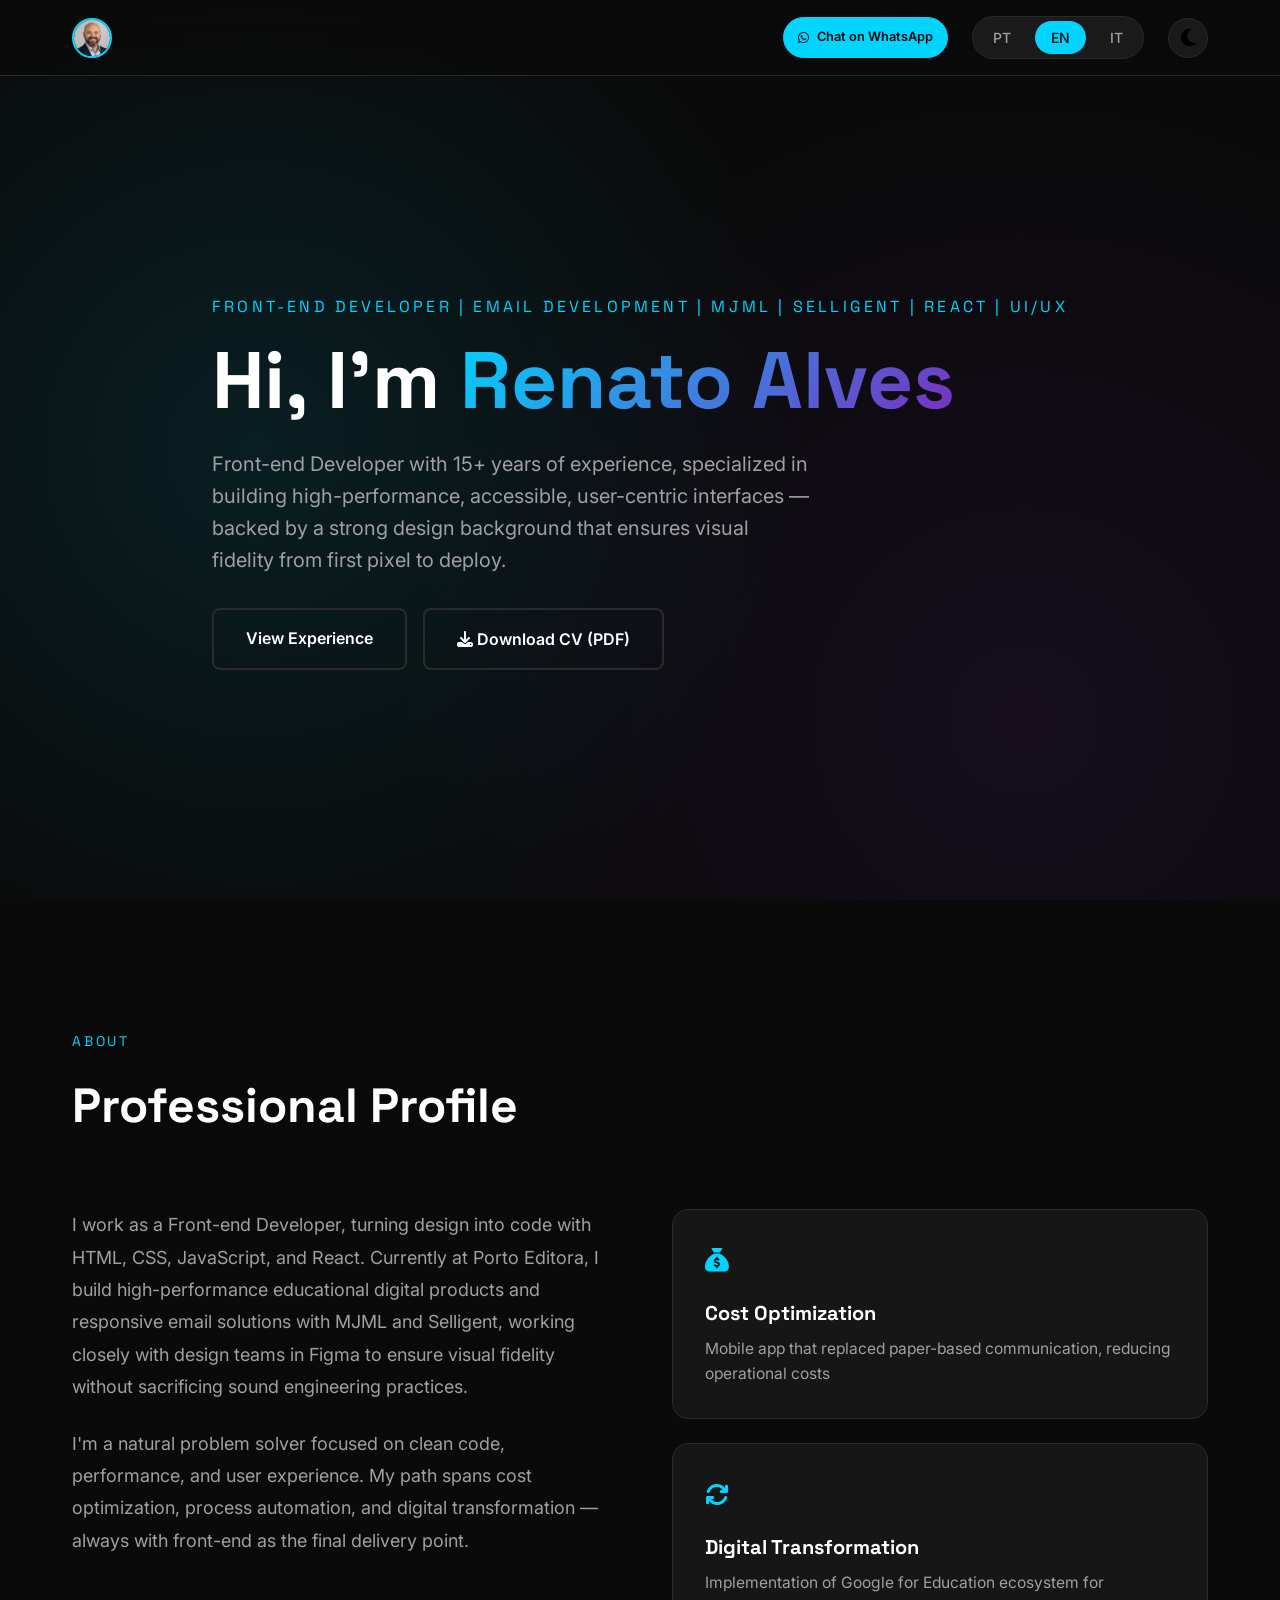
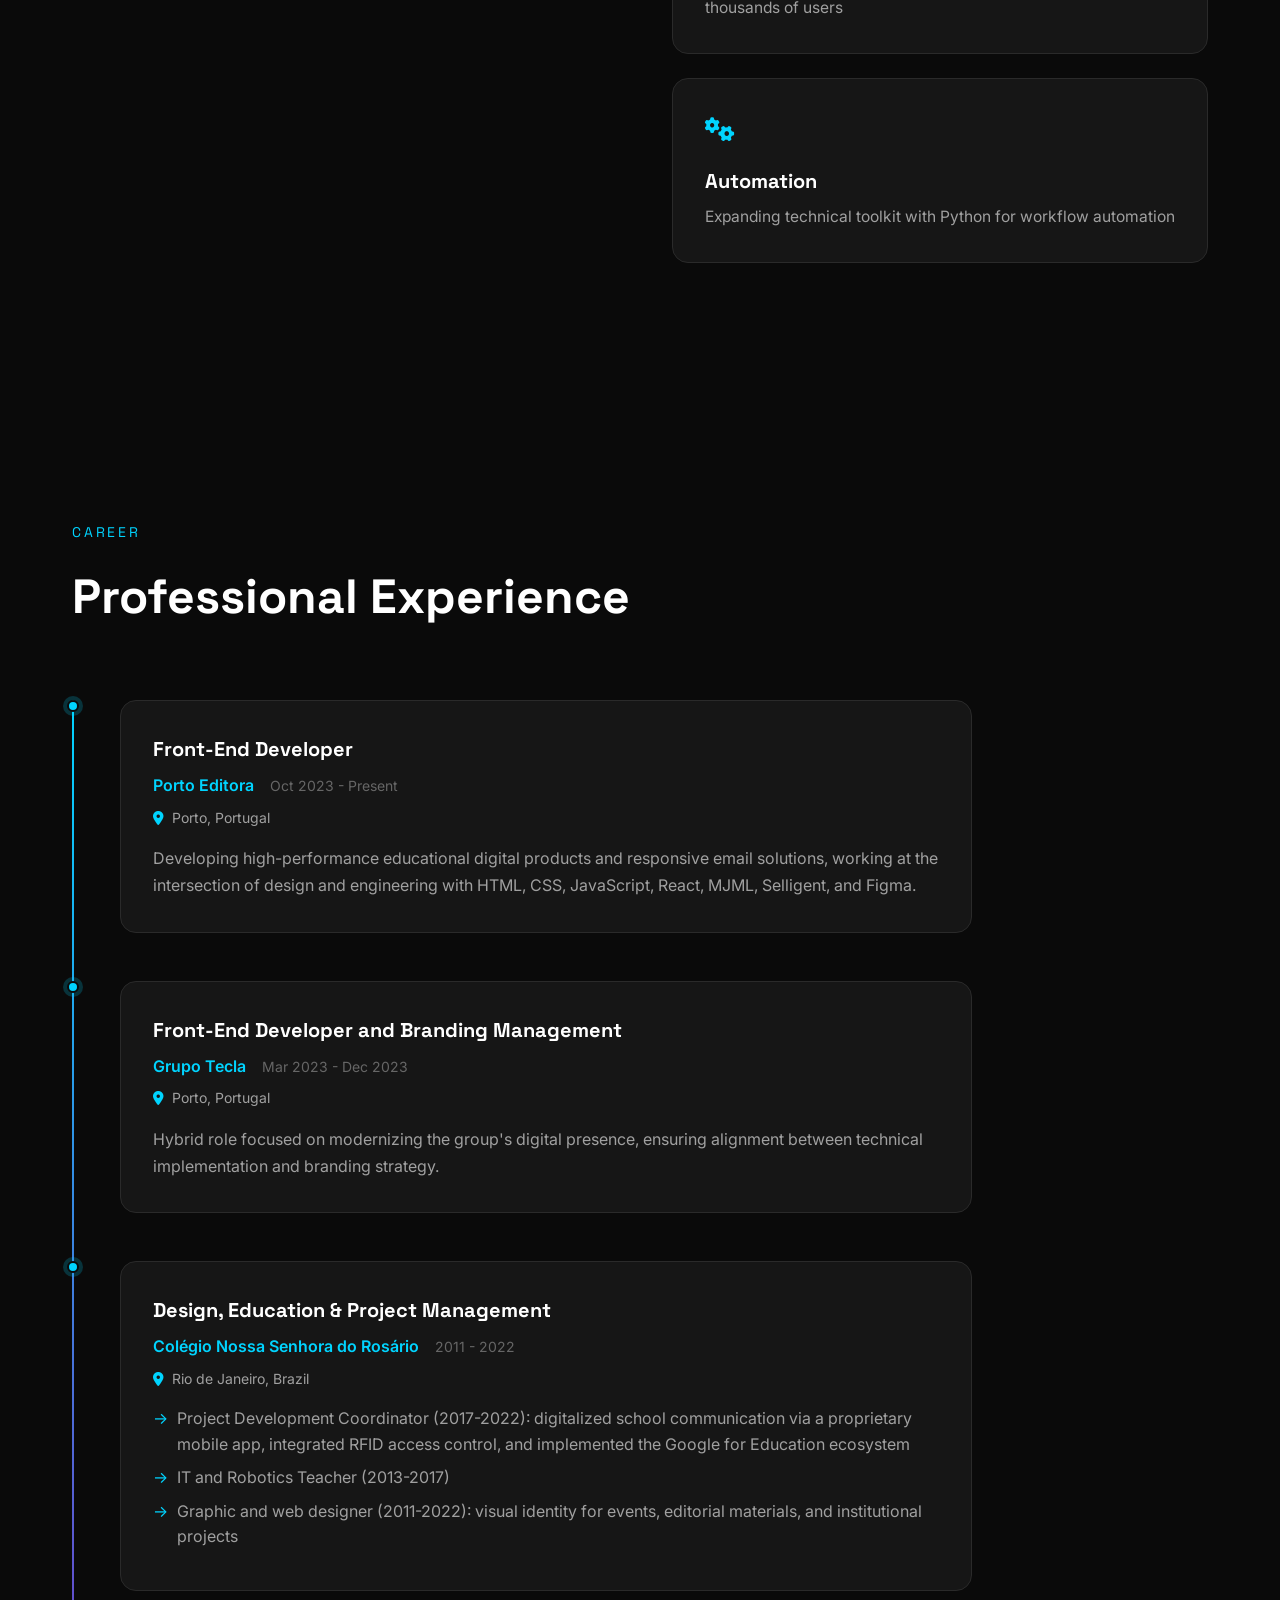
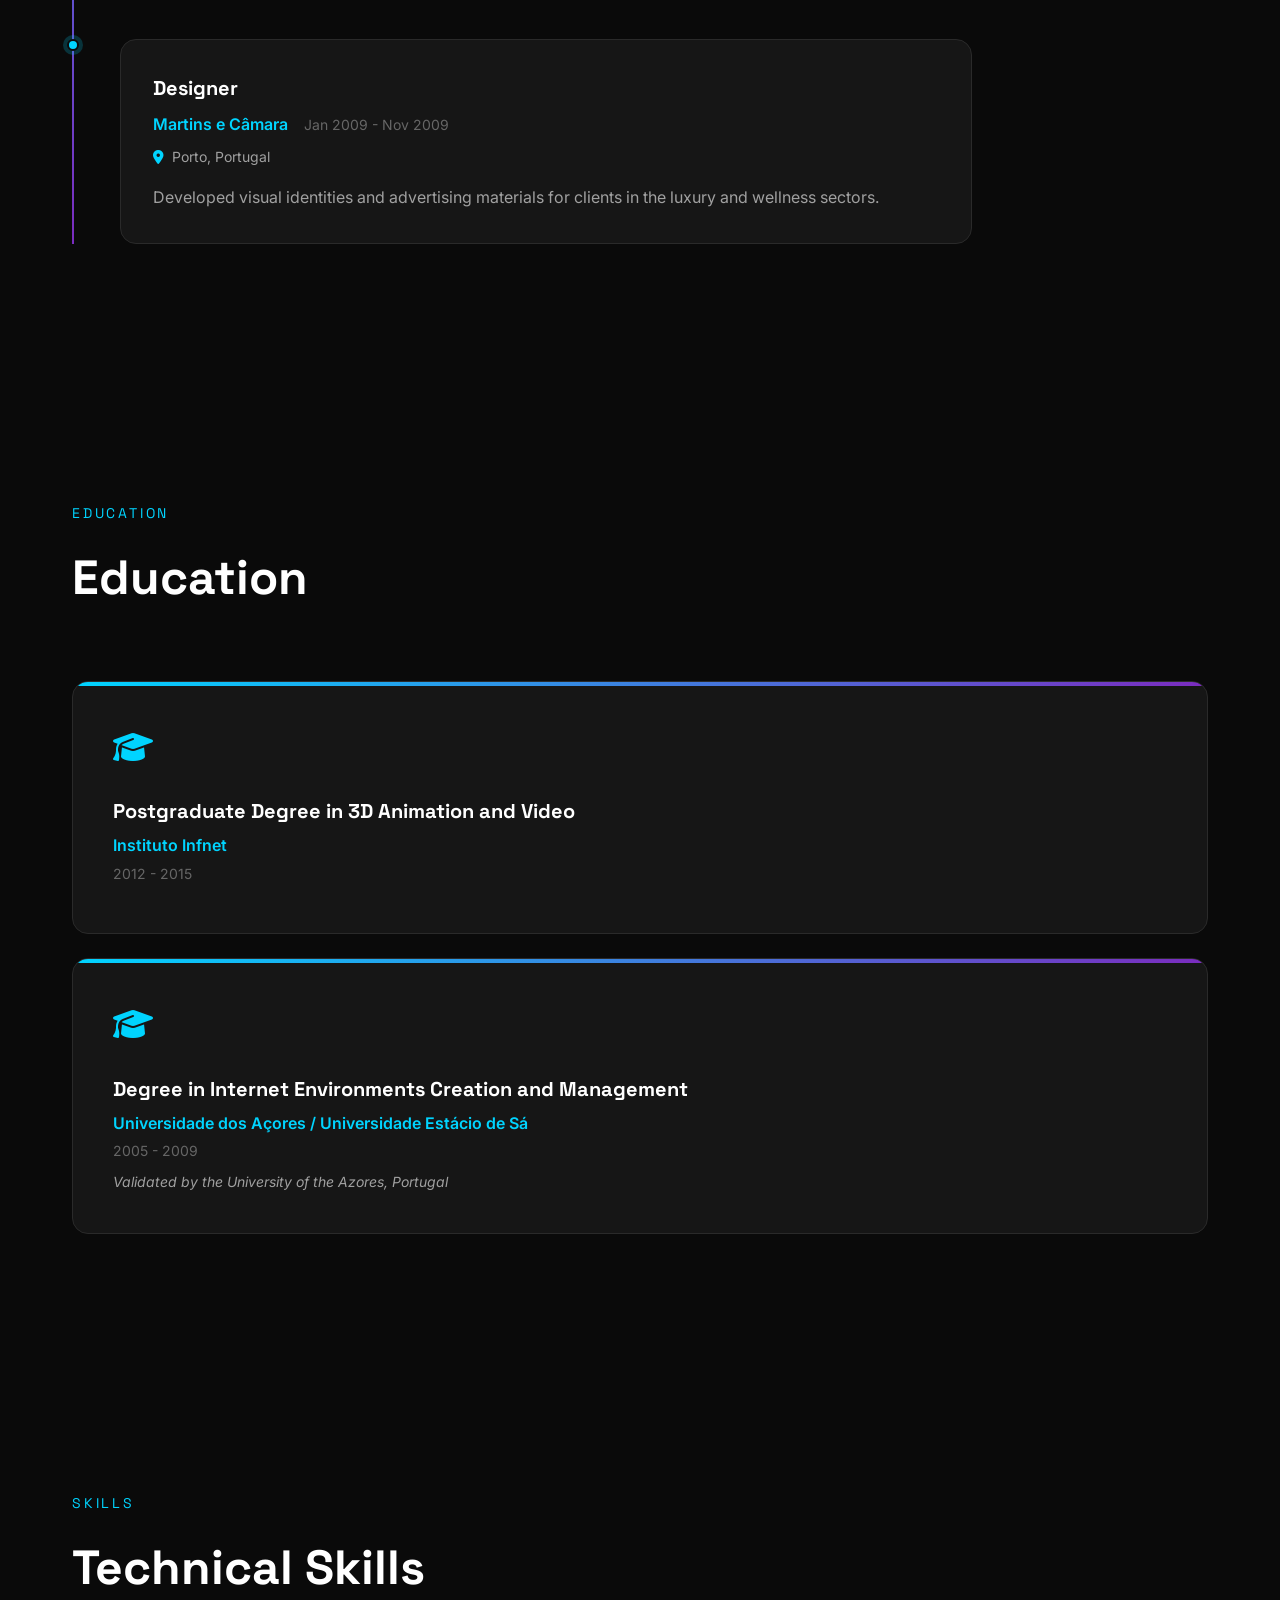
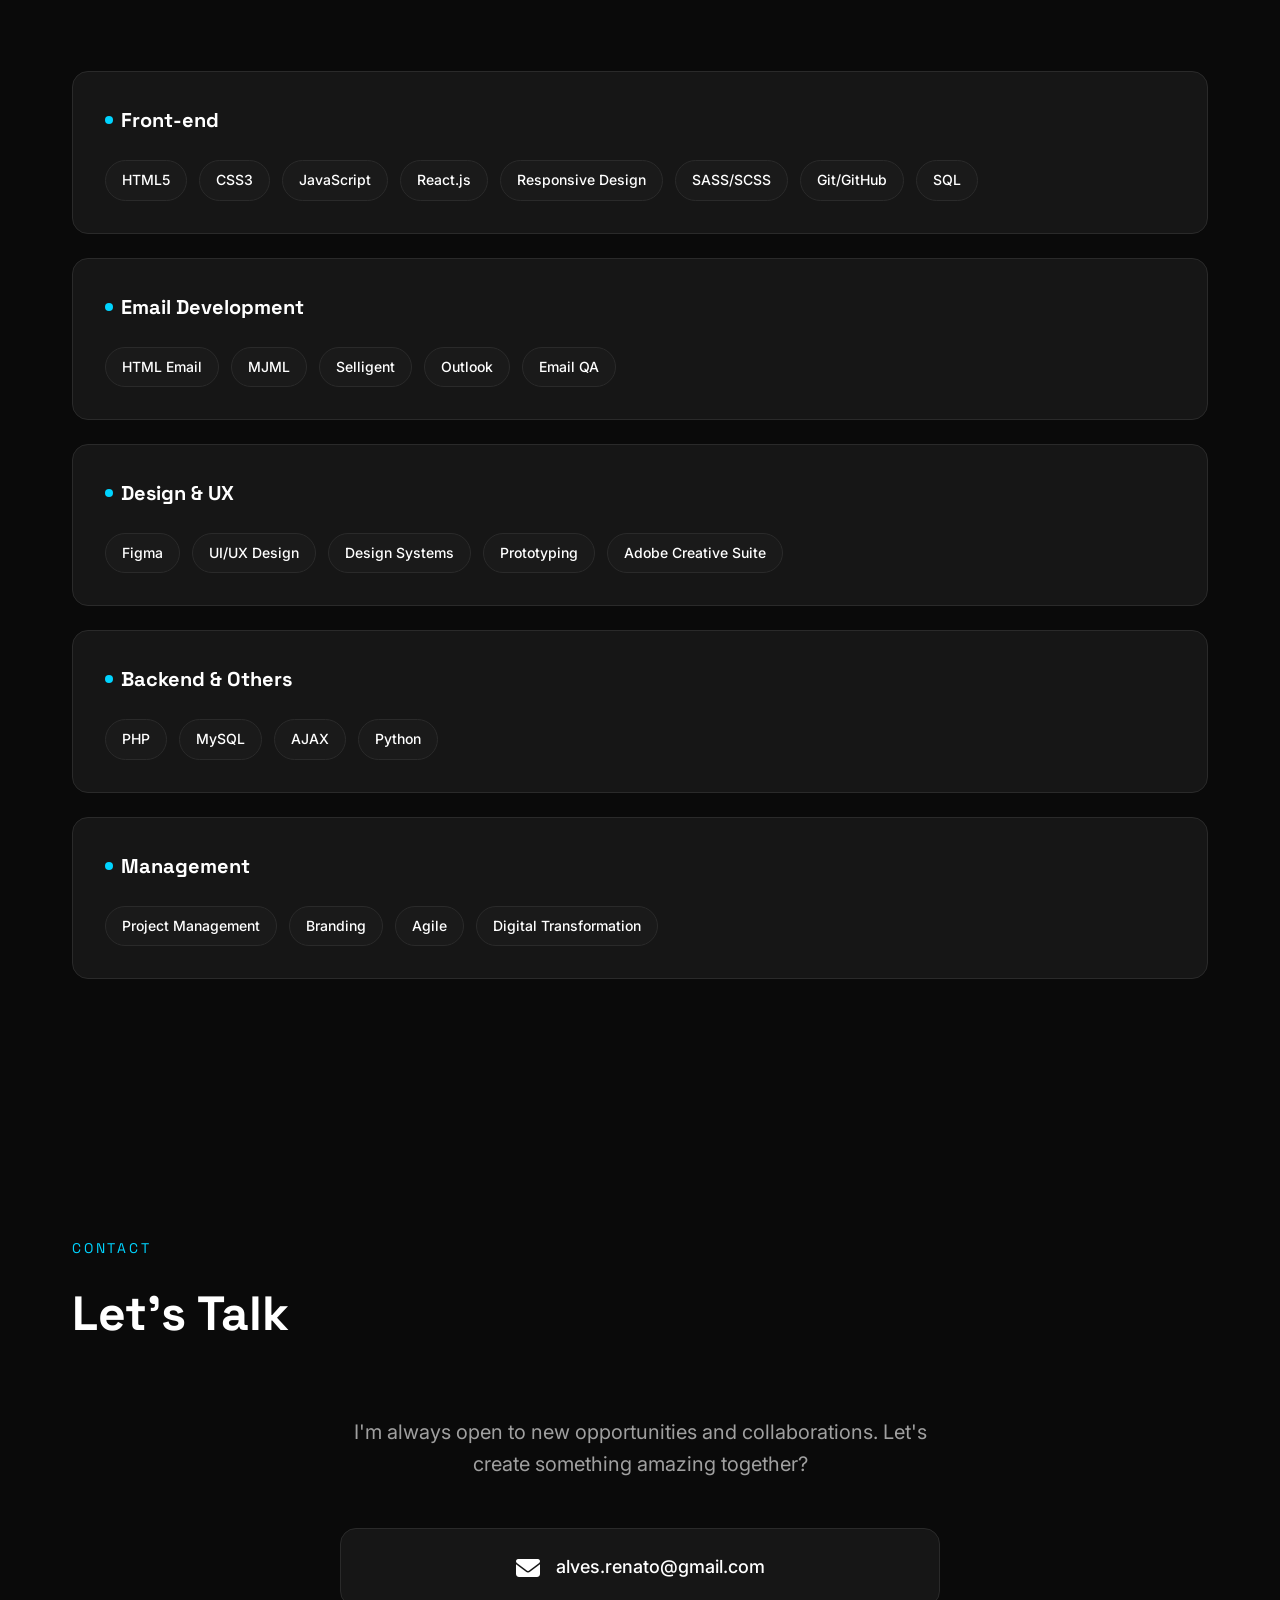
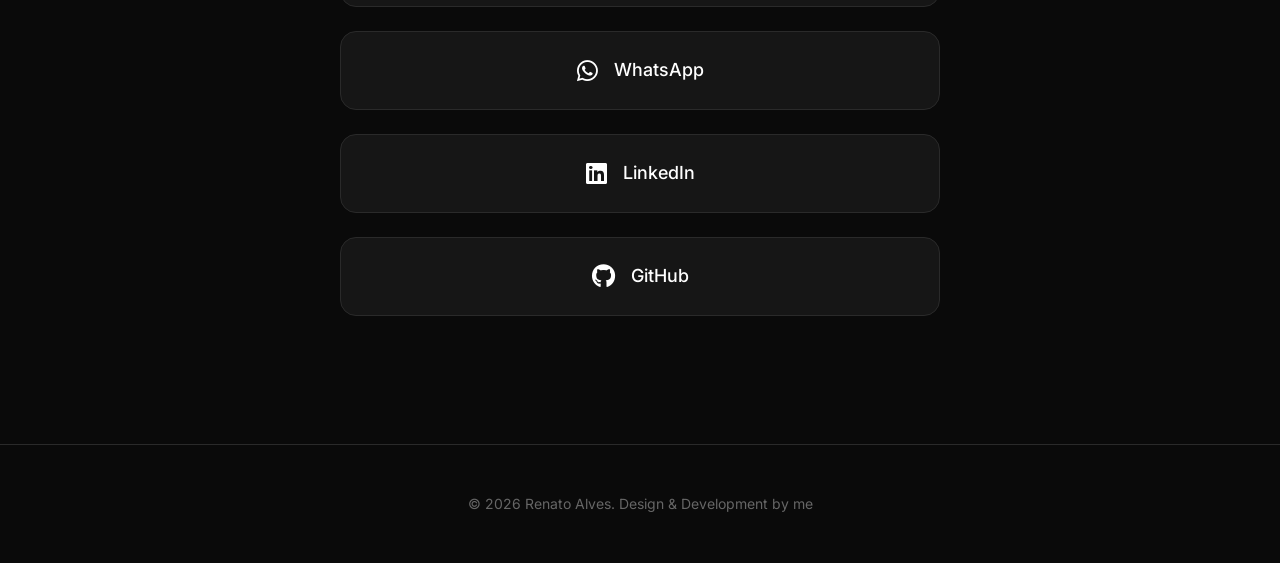
<file: index.html>
<!DOCTYPE html>
<html lang="pt-PT">
<head>
    <meta charset="UTF-8">
    <meta name="viewport" content="width=device-width, initial-scale=1.0">
    <title>Renato Alves - Front-end Developer</title>
    <meta name="description" content="Renato Alves - Front-end Developer | HTML, CSS, JavaScript, React with 15+ years experience building high-performance digital products">

    <!-- Open Graph / Facebook -->
    <meta property="og:type" content="website">
    <meta property="og:url" content="https://alvesrenato.github.io/">
    <meta property="og:title" content="Renato Alves - Front-end Developer">
    <meta property="og:description" content="Renato Alves - Front-end Developer | HTML, CSS, JavaScript, React with 15+ years experience building high-performance digital products">
    <meta property="og:image" content="https://alvesrenato.github.io/avatar-og.jpg">

    <!-- Twitter -->
    <meta property="twitter:card" content="summary_large_image">
    <meta property="twitter:url" content="https://alvesrenato.github.io/">
    <meta property="twitter:title" content="Renato Alves - Front-end Developer">
    <meta property="twitter:description" content="Renato Alves - Front-end Developer | HTML, CSS, JavaScript, React with 15+ years experience building high-performance digital products">
    <meta property="twitter:image" content="https://alvesrenato.github.io/avatar-og.jpg">

    <link rel="stylesheet" href="style.css">
    <link rel="icon" href="avatar.jpg">
    <link rel="stylesheet" href="https://cdnjs.cloudflare.com/ajax/libs/font-awesome/6.5.1/css/all.min.css">
    <link rel="preconnect" href="https://fonts.googleapis.com">
    <link rel="preconnect" href="https://fonts.gstatic.com" crossorigin>
    <link href="https://fonts.googleapis.com/css2?family=Inter:wght@300;400;500;600;700&family=Space+Grotesk:wght@400;500;600;700&display=swap" rel="stylesheet">
</head>
<body>
    <!-- Navigation -->
    <nav class="nav">
        <div class="nav-container">
            <div class="logo">
                <button type="button" class="logo-btn" aria-label="Ver fotografia ampliada">
                    <img src="avatar.jpg" alt="Renato Alves" class="logo-img">
                </button>
            </div>
            <div class="nav-controls">
                <a href="#" class="nav-contact-button js-whatsapp" aria-label="Falar pelo WhatsApp">
                    <i class="fa-brands fa-whatsapp" aria-hidden="true"></i>
                    <span data-i18n="navContact">Falar pelo WhatsApp</span>
                </a>
                <div class="lang-switcher">
                    <button class="lang-btn active" data-lang="pt">PT</button>
                    <button class="lang-btn" data-lang="en">EN</button>
                    <button class="lang-btn" data-lang="it">IT</button>
                </div>
                <button class="theme-toggle" aria-label="Toggle theme">
                    <i class="fa-solid fa-moon theme-icon"></i>
                </button>
            </div>
        </div>
    </nav>

    <!-- Hero Section -->
    <header class="hero">
        <div class="container">
            <div class="hero-content">
                <div class="hero-text">
                    <p class="hero-subtitle" data-i18n="role">Programador Front-end | Email Development | MJML | Selligent | React | UI/UX</p>
                    <h1 class="hero-title">
                        <span data-i18n="greeting">Olá, sou o</span>
                        <span class="highlight">Renato Alves</span>
                    </h1>
                    <div class="print-contact">
                        <span><i class="fa-solid fa-envelope"></i> alves.renato@gmail.com</span>
                        <span><i class="fa-solid fa-location-dot"></i> Porto, Portugal</span>
                        <span><i class="fa-brands fa-linkedin"></i> linkedin.com/in/alvesrenato</span>
                        <span><i class="fa-solid fa-globe"></i> alvesrenato.github.io</span>
                    </div>
                    <p class="hero-description" data-i18n="heroDesc">Programador Front-end com mais de 15 anos de experiência, especializado em interfaces de alto desempenho, acessíveis e centradas no utilizador — com uma base sólida em design que garante fidelidade visual do primeiro píxel à publicação.</p>
                    <div class="hero-cta">
                        <a href="#experience" class="btn btn-secondary" data-i18n="experienceBtn">Ver Experiência</a>
                        <button type="button" class="btn btn-secondary js-download-cv">
                            <i class="fa-solid fa-download"></i>&nbsp;
                            <span data-i18n="downloadBtn">Descarregar Currículo (PDF)</span>
                        </button>
                    </div>
                    
                    <!-- <div class="hero-stats">
                        <div class="stat">
                            <span class="stat-number">15+</span>
                            <span class="stat-label" data-i18n="yearsExp">Anos de Exp.</span>
                        </div>
                        <div class="stat">
                            <span class="stat-number">3</span>
                            <span class="stat-label" data-i18n="languages">Idiomas</span>
                        </div> 
                        <div class="stat">
                            <span class="stat-number">∞</span>
                            <span class="stat-label" data-i18n="passion">Paixão</span>
                        </div>
                    </div> -->
                </div>
            </div>
        </div>
        <div class="hero-bg"></div>
    </header>

    <!-- About Section -->
    <section id="about" class="section">
        <div class="container">
            <div class="section-header">
                <span class="section-tag" data-i18n="aboutTag">Sobre</span>
                <h2 class="section-title" data-i18n="aboutTitle">Perfil Profissional</h2>
            </div>
            <div class="about-grid">
                <div class="about-text">
                    <p data-i18n="aboutP1">Trabalho como Programador Front-end, a transformar design em código com HTML, CSS, JavaScript e React. Atualmente na Porto Editora, desenvolvo produtos digitais educativos e soluções de e-mail responsivas com MJML e Selligent, em estreita colaboração com as equipas de design em Figma, para garantir fidelidade visual sem abdicar das boas práticas de engenharia.</p>
                    <p data-i18n="aboutP2">Tenho uma aptidão natural para resolver problemas, com foco em código limpo, desempenho e experiência do utilizador. O meu percurso passa pela otimização de custos, automatização de processos e transformação digital — sempre com o front-end como ponto final de entrega.</p>
                </div>
                <div class="about-highlights">
                    <div class="highlight-card">
                        <div class="highlight-icon"><i class="fa-solid fa-sack-dollar"></i></div>
                        <h3 data-i18n="highlight1Title">Otimização de Custos</h3>
                        <p data-i18n="highlight1Desc">Aplicação móvel que substituiu a comunicação em papel, reduzindo os custos operacionais</p>
                    </div>
                    <div class="highlight-card">
                        <div class="highlight-icon"><i class="fa-solid fa-arrows-rotate"></i></div>
                        <h3 data-i18n="highlight2Title">Transformação Digital</h3>
                        <p data-i18n="highlight2Desc">Implementação do ecossistema Google for Education para milhares de utilizadores</p>
                    </div>
                    <div class="highlight-card">
                        <div class="highlight-icon"><i class="fa-solid fa-gears"></i></div>
                        <h3 data-i18n="highlight3Title">Automatização</h3>
                        <p data-i18n="highlight3Desc">Alargamento das competências técnicas com Python para automatizar fluxos de trabalho</p>
                    </div>
                </div>
            </div>
        </div>
    </section>

    <!-- Skills Section -->
    <!-- Experience Section -->
    <section id="experience" class="section">
        <div class="container">
            <div class="section-header">
                <span class="section-tag" data-i18n="expTag">Carreira</span>
                <h2 class="section-title" data-i18n="expTitle">Experiência Profissional</h2>
            </div>
            <div class="timeline">
                <!-- Porto Editora -->
                <div class="timeline-item">
                    <div class="timeline-marker"></div>
                    <div class="timeline-content">
                        <div class="timeline-header">
                            <h3 class="timeline-title" data-i18n="exp1Title">Programador Front-end</h3>
                            <span class="timeline-company">Porto Editora</span>
                            <span class="timeline-date" data-i18n="exp1Date">Out 2023 - Presente</span>
                        </div>
                        <p class="timeline-location"><i class="fa-solid fa-location-dot"></i> Porto, Portugal</p>
                        <p class="timeline-desc" data-i18n="exp1Desc">Desenvolvimento de produtos digitais educativos e soluções de e-mail responsivas, na interseção entre design e engenharia, com HTML, CSS, JavaScript, React, MJML, Selligent e Figma.</p>
                    </div>
                </div>

                <!-- Grupo Tecla -->
                <div class="timeline-item">
                    <div class="timeline-marker"></div>
                    <div class="timeline-content">
                        <div class="timeline-header">
                            <h3 class="timeline-title" data-i18n="exp2Title">Programador Front-end e Gestão de Branding</h3>
                            <span class="timeline-company">Grupo Tecla</span>
                            <span class="timeline-date" data-i18n="exp2Date">Mar 2023 - Dez 2023</span>
                        </div>
                        <p class="timeline-location"><i class="fa-solid fa-location-dot"></i> Porto, Portugal</p>
                        <p class="timeline-desc" data-i18n="exp2Desc">Função híbrida focada na modernização da presença digital do grupo, garantindo o alinhamento entre a implementação técnica e a estratégia de branding.</p>
                    </div>
                </div>

                <!-- Colégio Nossa Senhora do Rosário -->
                <div class="timeline-item">
                    <div class="timeline-marker"></div>
                    <div class="timeline-content">
                        <div class="timeline-header">
                            <h3 class="timeline-title" data-i18n="expEarlierTitle">Design, Educação e Gestão de Projetos</h3>
                            <span class="timeline-company">Colégio Nossa Senhora do Rosário</span>
                            <span class="timeline-date">2011 - 2022</span>
                        </div>
                        <p class="timeline-location"><i class="fa-solid fa-location-dot"></i> <span data-i18n="locRio">Rio de Janeiro, Brasil</span></p>
                        <ul class="timeline-achievements">
                            <li data-i18n="expEarlierLi1">Coordenador de Desenvolvimento de Projetos (2017-2022): digitalização da comunicação escolar através de uma aplicação móvel própria, integração do controlo de acessos por RFID e implementação do ecossistema Google for Education</li>
                            <li data-i18n="expEarlierLi2">Professor de Informática e Robótica (2013-2017)</li>
                            <li data-i18n="expEarlierLi3">Designer gráfico e web (2011-2022): identidade visual de eventos, materiais editoriais e projetos institucionais</li>
                        </ul>
                    </div>
                </div>

                <!-- Martins e Câmara -->
                <div class="timeline-item">
                    <div class="timeline-marker"></div>
                    <div class="timeline-content">
                        <div class="timeline-header">
                            <h3 class="timeline-title" data-i18n="exp4Title">Designer</h3>
                            <span class="timeline-company">Martins e Câmara</span>
                            <span class="timeline-date" data-i18n="exp4Date">Jan 2009 - Nov 2009</span>
                        </div>
                        <p class="timeline-location"><i class="fa-solid fa-location-dot"></i> Porto, Portugal</p>
                        <p class="timeline-desc" data-i18n="exp4Desc">Desenvolvimento de identidades visuais e materiais publicitários para clientes dos setores do luxo e do bem-estar.</p>
                    </div>
                </div>
            </div>
        </div>
    </section>

    <!-- Education Section -->
    <section id="education" class="section">
        <div class="container">
            <div class="section-header">
                <span class="section-tag" data-i18n="eduTag">Formação</span>
                <h2 class="section-title" data-i18n="eduTitle">Formação Académica</h2>
            </div>
            <div class="education-grid">
                <div class="education-card">
                    <div class="education-icon"><i class="fa-solid fa-graduation-cap"></i></div>
                    <h3 class="education-title" data-i18n="edu1Title">Pós-Graduação em Animação 3D e Vídeo</h3>
                    <p class="education-institution">Instituto Infnet</p>
                    <p class="education-date">2012 - 2015</p>
                </div>
                <div class="education-card">
                    <div class="education-icon"><i class="fa-solid fa-graduation-cap"></i></div>
                    <h3 class="education-title" data-i18n="edu3Title">Licenciatura em Criação e Gestão de Ambientes Internet</h3>
                    <p class="education-institution">Universidade dos Açores / Universidade Estácio de Sá</p>
                    <p class="education-date">2005 - 2009</p>
                    <p class="education-note" data-i18n="eduNote">Reconhecida pela Universidade dos Açores, Portugal</p>
                </div>
            </div>
        </div>
    </section>

    <!-- Skills Section -->
    <section id="skills" class="section">
        <div class="container">
            <div class="section-header">
                <span class="section-tag" data-i18n="skillsTag">Competências</span>
                <h2 class="section-title" data-i18n="skillsTitle">Competências Técnicas</h2>
            </div>
            <div class="skills-grid">
                <div class="skill-category">
                    <h3 class="skill-category-title">Front-end</h3>
                    <div class="skill-tags">
                        <span class="skill-tag">HTML5</span>
                        <span class="skill-tag">CSS3</span>
                        <span class="skill-tag">JavaScript</span>
                        <span class="skill-tag">React.js</span>
                        <span class="skill-tag">Responsive Design</span>
                        <span class="skill-tag">SASS/SCSS</span>
                        <span class="skill-tag">Git/GitHub</span>
                        <span class="skill-tag">SQL</span>
                    </div>
                </div>
                <div class="skill-category">
                    <h3 class="skill-category-title" data-i18n="skillEmail">Desenvolvimento de E-mail</h3>
                    <div class="skill-tags">
                        <span class="skill-tag">HTML Email</span>
                        <span class="skill-tag">MJML</span>
                        <span class="skill-tag">Selligent</span>
                        <span class="skill-tag">Outlook</span>
                        <span class="skill-tag">Email QA</span>
                    </div>
                </div>
                <div class="skill-category">
                    <h3 class="skill-category-title">Design & UX</h3>
                    <div class="skill-tags">
                        <span class="skill-tag">Figma</span>
                        <span class="skill-tag">UI/UX Design</span>
                        <span class="skill-tag">Design Systems</span>
                        <span class="skill-tag" data-i18n="skillPrototyping">Prototipagem</span>
                        <span class="skill-tag">Adobe Creative Suite</span>
                    </div>
                </div>
                <div class="skill-category">
                    <h3 class="skill-category-title" data-i18n="skillBackendOthers">Back-end e Outros</h3>
                    <div class="skill-tags">
                        <span class="skill-tag">PHP</span>
                        <span class="skill-tag">MySQL</span>
                        <span class="skill-tag">AJAX</span>
                        <span class="skill-tag">Python</span>
                    </div>
                </div>
                <div class="skill-category">
                    <h3 class="skill-category-title" data-i18n="skillManagement">Gestão</h3>
                    <div class="skill-tags">
                        <span class="skill-tag" data-i18n="skillProjectManagement">Gestão de Projetos</span>
                        <span class="skill-tag">Branding</span>
                        <span class="skill-tag">Agile</span>
                        <span class="skill-tag" data-i18n="skillDigitalTransformation">Transformação Digital</span>
                    </div>
                </div>
            </div>
        </div>
    </section>

    <!-- Contact Section -->
    <section id="contact" class="section">
        <div class="container">
            <div class="section-header">
                <span class="section-tag" data-i18n="contactTag">Contacto</span>
                <h2 class="section-title" data-i18n="contactTitle">Vamos Conversar</h2>
            </div>
            <div class="contact-content">
                <p class="contact-text" data-i18n="contactDesc">Estou sempre disponível para novas oportunidades e colaborações. Vamos criar algo incrível juntos?</p>
                <div class="contact-links">
                    <a href="mailto:alves.renato@gmail.com" class="contact-link">
                        <span class="contact-icon">
                            <i class="fa-solid fa-envelope"></i>
                        </span>
                        <span>alves.renato@gmail.com</span>
                    </a>
                    <a href="#" target="_blank" rel="noopener" class="contact-link js-whatsapp">
                        <span class="contact-icon">
                            <i class="fa-brands fa-whatsapp"></i>
                        </span>
                        <span>WhatsApp</span>
                    </a>
                    <a href="https://www.linkedin.com/in/alvesrenato" target="_blank" rel="noopener" class="contact-link">
                        <span class="contact-icon">
                            <i class="fa-brands fa-linkedin"></i>
                        </span>
                        <span>LinkedIn</span>
                    </a>
                    <a href="https://github.com/alvesrenato" target="_blank" rel="noopener" class="contact-link">
                        <span class="contact-icon">
                            <i class="fa-brands fa-github"></i>
                        </span>
                        <span>GitHub</span>
                    </a>
                </div>
            </div>
        </div>
    </section>

    <!-- Footer -->
    <footer class="footer">
        <div class="container">
            <p class="footer-text">
                © <span class="js-year">2026</span> Renato Alves. <span data-i18n="footerText">Design e desenvolvimento próprios</span>
            </p>
        </div>
    </footer>

    <!-- Photo Modal -->
    <div class="photo-modal" id="photoModal" aria-hidden="true">
        <div class="photo-modal-backdrop"></div>
        <button type="button" class="photo-modal-close" aria-label="Fechar">
            <i class="fa-solid fa-xmark"></i>
        </button>
        <div class="photo-modal-content">
            <img src="avatar-og.jpg" alt="Renato Alves" class="photo-modal-img">
        </div>
    </div>

    <script src="script.js"></script>
</body>
</html>
</file>
<file: style.css>
:root {
    /* Colors - Dark Theme (Default) */
    --bg-primary: #0a0a0a;
    --bg-secondary: #111111;
    --bg-tertiary: #1a1a1a;
    --text-primary: #ffffff;
    --text-secondary: #a0a0a0;
    --text-muted: #666666;
    --accent: #00d4ff;
    --accent-hover: #00b8e6;
    --border: #2a2a2a;
    --card-bg: #161616;
    --gradient-start: #00d4ff;
    --gradient-end: #7b2cbf;

    /* Typography */
    --font-primary: 'Inter', sans-serif;
    --font-display: 'Space Grotesk', sans-serif;

    /* Spacing */
    --section-padding: 8rem;
    --container-width: 1200px;

    /* Transitions */
    --transition-fast: 0.12s ease;
    --transition-medium: 0.18s ease;
    --transition-slow: 0.3s ease;
}

/* Light Theme */
[data-theme="light"] {
    --bg-primary: #ffffff;
    --bg-secondary: #f8f9fa;
    --bg-tertiary: #f1f3f4;
    --text-primary: #1a1a1a;
    --text-secondary: #5f6368;
    --text-muted: #80868b;
    --accent: #0066cc;
    --accent-hover: #0052a3;
    --border: #dadce0;
    --card-bg: #ffffff;
    --gradient-start: #0066cc;
    --gradient-end: #9333ea;
}

/* Reset & Base */
*, *::before, *::after {
    box-sizing: border-box;
    margin: 0;
    padding: 0;
}

html {
    scroll-behavior: smooth;
    font-size: 16px;
}

body {
    font-family: var(--font-primary);
    background-color: var(--bg-primary);
    color: var(--text-primary);
    line-height: 1.6;
    transition: background-color var(--transition-medium), color var(--transition-medium);
    overflow-x: hidden;
}

/* Custom Scrollbar */
::-webkit-scrollbar {
    width: 8px;
}

::-webkit-scrollbar-track {
    background: var(--bg-secondary);
}

::-webkit-scrollbar-thumb {
    background: var(--border);
    border-radius: 4px;
}

::-webkit-scrollbar-thumb:hover {
    background: var(--text-muted);
}

/* Selection */
::selection {
    background: var(--accent);
    color: var(--bg-primary);
}

/* Container */
.container {
    max-width: var(--container-width);
    margin: 0 auto;
    padding: 0 2rem;
}

/* Navigation */
.nav {
    position: fixed;
    top: 0;
    left: 0;
    right: 0;
    z-index: 1000;
    background: rgba(10, 10, 10, 0.8);
    backdrop-filter: blur(20px);
    border-bottom: 1px solid var(--border);
    transition: all var(--transition-medium);
}

[data-theme="light"] .nav {
    background: rgba(255, 255, 255, 0.8);
}

.nav-container {
    max-width: var(--container-width);
    margin: 0 auto;
    padding: 1rem 2rem;
    display: flex;
    justify-content: space-between;
    align-items: center;
}

.logo {
    display: flex;
    align-items: center;
}

.logo-btn {
    background: none;
    border: none;
    padding: 0;
    display: flex;
    cursor: pointer;
    border-radius: 50%;
}

.logo-img {
    width: 40px;
    height: 40px;
    border-radius: 50%;
    object-fit: cover;
    border: 2px solid var(--accent);
    transition: transform var(--transition-fast);
}

.logo-btn:hover .logo-img {
    transform: scale(1.1);
}

/* Photo Modal */
.photo-modal {
    position: fixed;
    inset: 0;
    z-index: 2000;
    display: flex;
    align-items: center;
    justify-content: center;
    opacity: 0;
    visibility: hidden;
    transition: opacity var(--transition-medium);
}

.photo-modal.active {
    opacity: 1;
    visibility: visible;
}

.photo-modal-backdrop {
    position: absolute;
    inset: 0;
    background: rgba(0, 0, 0, 0.85);
}

.photo-modal-content {
    position: relative;
    z-index: 1;
    max-width: min(90vw, 500px);
    max-height: 85vh;
}

.photo-modal-img {
    display: block;
    width: 100%;
    height: auto;
    border-radius: 1rem;
    box-shadow: 0 20px 60px rgba(0, 0, 0, 0.5);
}

.photo-modal-close {
    position: fixed;
    top: 1.5rem;
    right: 1.5rem;
    z-index: 2;
    width: 44px;
    height: 44px;
    border-radius: 50%;
    border: 1px solid var(--border);
    background: var(--bg-tertiary);
    color: var(--text-primary);
    font-size: 1.1rem;
    cursor: pointer;
    display: flex;
    align-items: center;
    justify-content: center;
    transition: all var(--transition-fast);
}

.photo-modal-close:hover {
    border-color: var(--accent);
    color: var(--accent);
}

.nav-controls {
    display: flex;
    align-items: center;
    gap: 1.5rem;
}

.nav-contact-button {
    display: inline-flex;
    align-items: center;
    gap: 0.45rem;
    padding: 0.55rem 0.9rem;
    border: 1px solid var(--accent);
    border-radius: 2rem;
    color: var(--bg-primary);
    background: var(--accent);
    font-size: 0.8rem;
    font-weight: 600;
    text-decoration: none;
    white-space: nowrap;
    transition: background var(--transition-fast), transform var(--transition-fast);
}

.nav-contact-button:hover {
    background: var(--accent-hover);
    transform: translateY(-1px);
}

/* Language Switcher */
.lang-switcher {
    display: flex;
    gap: 0.5rem;
    background: var(--bg-tertiary);
    padding: 0.25rem;
    border-radius: 2rem;
    border: 1px solid var(--border);
}

.lang-btn {
    padding: 0.5rem 1rem;
    border: none;
    background: transparent;
    color: var(--text-secondary);
    font-family: var(--font-primary);
    font-size: 0.875rem;
    font-weight: 500;
    cursor: pointer;
    border-radius: 1.5rem;
    transition: all var(--transition-fast);
}

.lang-btn:hover {
    color: var(--text-primary);
}

.lang-btn.active {
    background: var(--accent);
    color: var(--bg-primary);
}

/* Theme Toggle */
.theme-toggle {
    width: 40px;
    height: 40px;
    border-radius: 50%;
    border: 1px solid var(--border);
    background: var(--bg-tertiary);
    cursor: pointer;
    display: flex;
    align-items: center;
    justify-content: center;
    transition: all var(--transition-fast);
}

.theme-toggle:hover {
    border-color: var(--accent);
    transform: rotate(15deg);
}

.theme-icon {
    font-size: 1.25rem;
}

/* Hero Section */
.hero {
    min-height: 100vh;
    display: flex;
    align-items: center;
    position: relative;
    padding-top: 80px;
    overflow: hidden;
}

.hero-bg {
    position: absolute;
    top: 0;
    left: 0;
    right: 0;
    bottom: 0;
    background: 
        radial-gradient(circle at 20% 50%, rgba(0, 212, 255, 0.1) 0%, transparent 50%),
        radial-gradient(circle at 80% 80%, rgba(123, 44, 191, 0.1) 0%, transparent 50%);
    pointer-events: none;
}

.hero-content {
    position: relative;
    z-index: 1;
}

.hero-subtitle {
    font-family: var(--font-display);
    font-size: 1rem;
    color: var(--accent);
    text-transform: uppercase;
    letter-spacing: 0.2em;
    margin-bottom: 1rem;
    animation: fadeInUp 0.35s ease;
}

.hero-title {
    font-family: var(--font-display);
    font-size: clamp(2.5rem, 8vw, 5rem);
    font-weight: 700;
    line-height: 1.1;
    margin-bottom: 1.5rem;
    animation: fadeInUp 0.35s ease 0.05s both;
}

.hero-title .highlight {
    background: linear-gradient(135deg, var(--gradient-start), var(--gradient-end));
    -webkit-background-clip: text;
    -webkit-text-fill-color: transparent;
    background-clip: text;
}

.print-contact {
    display: none;
}

.print-hint {
    font-size: 0.8rem;
    color: var(--text-muted);
    margin-bottom: 3rem;
    max-width: 500px;
}

.hero-description {
    font-size: 1.25rem;
    color: var(--text-secondary);
    max-width: 600px;
    margin-bottom: 2rem;
    animation: fadeInUp 0.35s ease 0.1s both;
}

.hero-cta {
    display: flex;
    gap: 1rem;
    margin-bottom: 1rem;
    animation: fadeInUp 0.35s ease 0.15s both;
    flex-wrap: wrap;
}

/* Buttons */
.btn {
    display: inline-flex;
    align-items: center;
    padding: 1rem 2rem;
    font-family: var(--font-primary);
    font-size: 1rem;
    font-weight: 600;
    text-decoration: none;
    border-radius: 0.5rem;
    transition: all var(--transition-fast);
    cursor: pointer;
    border: none;
}

.btn-primary {
    background: linear-gradient(135deg, var(--gradient-start), var(--gradient-end));
    color: white;
    box-shadow: 0 4px 20px rgba(0, 212, 255, 0.3);
}

.btn-primary:hover {
    transform: translateY(-2px);
    box-shadow: 0 8px 30px rgba(0, 212, 255, 0.4);
}

.btn-secondary {
    background: transparent;
    color: var(--text-primary);
    border: 2px solid var(--border);
}

.btn-secondary:hover {
    border-color: var(--accent);
    color: var(--accent);
}

/* Hero Stats */
.hero-stats {
    display: flex;
    gap: 3rem;
    animation: fadeInUp 0.6s ease 0.4s both;
}

.stat {
    display: flex;
    flex-direction: column;
}

.stat-number {
    font-family: var(--font-display);
    font-size: 2.5rem;
    font-weight: 700;
    color: var(--accent);
    line-height: 1;
}

.stat-label {
    font-size: 0.875rem;
    color: var(--text-secondary);
    text-transform: uppercase;
    letter-spacing: 0.1em;
    margin-top: 0.5rem;
}

/* Sections */
.section {
    padding: var(--section-padding) 0;
    position: relative;
}

.section-header {
    margin-bottom: 4rem;
}

.section-tag {
    display: inline-block;
    font-family: var(--font-display);
    font-size: 0.875rem;
    color: var(--accent);
    text-transform: uppercase;
    letter-spacing: 0.2em;
    margin-bottom: 1rem;
}

.section-title {
    font-family: var(--font-display);
    font-size: clamp(2rem, 5vw, 3rem);
    font-weight: 700;
    color: var(--text-primary);
}

/* About Section */
.about-grid {
    display: grid;
    grid-template-columns: 1fr 1fr;
    gap: 4rem;
    align-items: start;
}

.about-text p {
    font-size: 1.125rem;
    color: var(--text-secondary);
    margin-bottom: 1.5rem;
    line-height: 1.8;
}

.about-highlights {
    display: flex;
    flex-direction: column;
    gap: 1.5rem;
}

.highlight-card {
    background: var(--card-bg);
    border: 1px solid var(--border);
    border-radius: 1rem;
    padding: 2rem;
    transition: all var(--transition-medium);
}

.highlight-card:hover {
    transform: translateY(-5px);
    border-color: var(--accent);
    box-shadow: 0 10px 40px rgba(0, 212, 255, 0.1);
}

.highlight-icon {
    font-size: 1.5rem;
    color: var(--accent);
    margin-bottom: 1rem;
}

.highlight-card h3 {
    font-family: var(--font-display);
    font-size: 1.25rem;
    margin-bottom: 0.5rem;
    color: var(--text-primary);
}

.highlight-card p {
    color: var(--text-secondary);
    font-size: 0.975rem;
}

/* Skills Section */
.skills-grid {
    display: grid;
    grid-template-columns: 1fr;
    gap: 1.5rem;
}

.skill-category {
    background: var(--card-bg);
    border: 1px solid var(--border);
    border-radius: 1rem;
    padding: 2rem;
    transition: all var(--transition-medium);
}

.skill-category:hover {
    border-color: var(--accent);
}

.skill-category-title {
    font-family: var(--font-display);
    font-size: 1.25rem;
    margin-bottom: 1.5rem;
    color: var(--text-primary);
    display: flex;
    align-items: center;
    gap: 0.5rem;
}

.skill-category-title::before {
    content: '';
    display: inline-block;
    width: 8px;
    height: 8px;
    background: var(--accent);
    border-radius: 50%;
}

.skill-tags {
    display: flex;
    flex-wrap: wrap;
    gap: 0.75rem;
}

.skill-tag {
    background: var(--bg-tertiary);
    color: var(--text-primary);
    padding: 0.5rem 1rem;
    border-radius: 2rem;
    font-size: 0.875rem;
    font-weight: 500;
    border: 1px solid var(--border);
    transition: all var(--transition-fast);
}

.skill-tag:hover {
    background: var(--accent);
    color: var(--bg-primary);
    border-color: var(--accent);
}

/* Experience Timeline */
.timeline {
    position: relative;
    max-width: 900px;
}

.timeline::before {
    content: '';
    position: absolute;
    left: 0;
    top: 0;
    bottom: 0;
    width: 2px;
    background: linear-gradient(to bottom, var(--accent), var(--gradient-end));
}

.timeline-item {
    position: relative;
    padding-left: 3rem;
    padding-bottom: 3rem;
}

.timeline-item:last-child {
    padding-bottom: 0;
}

.timeline-marker {
    position: absolute;
    left: -5px;
    top: 0;
    width: 12px;
    height: 12px;
    background: var(--accent);
    border-radius: 50%;
    border: 2px solid var(--bg-primary);
    box-shadow: 0 0 0 4px rgba(0, 212, 255, 0.2);
}

.timeline-content {
    background: var(--card-bg);
    border: 1px solid var(--border);
    border-radius: 1rem;
    padding: 2rem;
    transition: all var(--transition-medium);
}

.timeline-content:hover {
    border-color: var(--accent);
    transform: translateX(10px);
}

.timeline-header {
    display: flex;
    flex-wrap: wrap;
    align-items: baseline;
    gap: 0.5rem 1rem;
    margin-bottom: 0.5rem;
}

.timeline-title {
    font-family: var(--font-display);
    font-size: 1.25rem;
    color: var(--text-primary);
    flex: 1 1 100%;
}

.timeline-company {
    color: var(--accent);
    font-weight: 600;
}

.timeline-date {
    color: var(--text-muted);
    font-size: 0.875rem;
}

.timeline-location {
    color: var(--text-secondary);
    font-size: 0.875rem;
    margin-bottom: 1rem;
}

.timeline-location i {
    color: var(--accent);
    margin-right: 0.25rem;
}

.timeline-desc {
    color: var(--text-secondary);
    line-height: 1.7;
}

.timeline-achievements {
    list-style: none;
    margin-top: 1rem;
}

.timeline-achievements li {
    color: var(--text-secondary);
    padding-left: 1.5rem;
    position: relative;
    margin-bottom: 0.5rem;
    line-height: 1.6;
}

.timeline-achievements li::before {
    content: '→';
    position: absolute;
    left: 0;
    color: var(--accent);
}

/* Education Section */
.education-grid {
    display: grid;
    grid-template-columns: 1fr;
    gap: 1.5rem;
}

.education-card {
    background: var(--card-bg);
    border: 1px solid var(--border);
    border-radius: 1rem;
    padding: 2.5rem;
    transition: all var(--transition-medium);
    position: relative;
    overflow: hidden;
}

.education-card::before {
    content: '';
    position: absolute;
    top: 0;
    left: 0;
    right: 0;
    height: 4px;
    background: linear-gradient(90deg, var(--gradient-start), var(--gradient-end));
}

.education-card:hover {
    transform: translateY(-5px);
    border-color: var(--accent);
    box-shadow: 0 20px 40px rgba(0, 212, 255, 0.1);
}

.education-icon {
    font-size: 2rem;
    color: var(--accent);
    margin-bottom: 1.5rem;
}

.education-title {
    font-family: var(--font-display);
    font-size: 1.25rem;
    color: var(--text-primary);
    margin-bottom: 0.5rem;
    line-height: 1.4;
}

.education-institution {
    color: var(--accent);
    font-weight: 600;
    margin-bottom: 0.25rem;
}

.education-date {
    color: var(--text-muted);
    font-size: 0.875rem;
    margin-bottom: 0.5rem;
}

.education-note {
    color: var(--text-secondary);
    font-size: 0.875rem;
    font-style: italic;
}

/* Contact Section */
.contact-content {
    text-align: center;
    max-width: 600px;
    margin: 0 auto;
}

.contact-text {
    font-size: 1.25rem;
    color: var(--text-secondary);
    margin-bottom: 3rem;
}

.contact-links {
    display: flex;
    flex-direction: column;
    gap: 1.5rem;
}

.contact-link {
    display: flex;
    align-items: center;
    justify-content: center;
    gap: 1rem;
    padding: 1.5rem 2rem;
    background: var(--card-bg);
    border: 1px solid var(--border);
    border-radius: 1rem;
    color: var(--text-primary);
    text-decoration: none;
    font-size: 1.125rem;
    font-weight: 500;
    transition: all var(--transition-medium);
}

.contact-link:hover {
    border-color: var(--accent);
    transform: translateY(-3px);
    box-shadow: 0 10px 30px rgba(0, 212, 255, 0.15);
}

.contact-icon {
    display: flex;
    align-items: center;
    justify-content: center;
}

.contact-icon i {
    font-size: 1.5rem;
    transition: transform var(--transition-fast);
}

.contact-link:hover .contact-icon i {
    transform: scale(1.1);
}

/* Specific Brand Colors on Hover */
.contact-link:hover .contact-icon {
    color: var(--accent);
}

.contact-link.js-whatsapp:hover .contact-icon {
    color: #25D366;
}

.contact-link[href*="linkedin"]:hover .contact-icon {
    color: #0077B5;
}

/* Footer */
.footer {
    padding: 3rem 0;
    border-top: 1px solid var(--border);
    text-align: center;
}

.footer-text {
    color: var(--text-muted);
    font-size: 0.875rem;
}

/* Animations */
@keyframes fadeInUp {
    from {
        opacity: 0;
        transform: translateY(30px);
    }
    to {
        opacity: 1;
        transform: translateY(0);
    }
}

@keyframes pulse {
    0%, 100% {
        box-shadow: 0 0 0 0 rgba(0, 212, 255, 0.4);
    }
    50% {
        box-shadow: 0 0 0 10px rgba(0, 212, 255, 0);
    }
}

/* Scroll Reveal */
.reveal {
    opacity: 0;
    transform: translateY(16px);
    transition: opacity 0.35s ease, transform 0.35s ease;
}

.reveal.active {
    opacity: 1;
    transform: translateY(0);
}

/* Responsive Design */
@media (max-width: 968px) {
    .about-grid {
        grid-template-columns: 1fr;
        gap: 3rem;
    }

    .hero-stats {
        gap: 2rem;
    }
}

@media (max-width: 640px) {
    :root {
        --section-padding: 5rem;
    }

    .nav-container {
        padding: 1rem;
    }

    .nav-controls {
        gap: 0.6rem;
    }

    .nav-contact-button {
        width: 2.4rem;
        height: 2.4rem;
        justify-content: center;
        padding: 0;
    }

    .nav-contact-button span {
        display: none;
    }

    .container {
        padding: 0 1rem;
    }

    .hero-cta {
        flex-direction: column;
    }

    .btn {
        width: 100%;
        justify-content: center;
    }

    .hero-stats {
        flex-direction: column;
        gap: 1.5rem;
    }

    .timeline::before {
        left: 15px;
    }

    .timeline-item {
        padding-left: 2.5rem;
    }

    .timeline-marker {
        left: 10px;
    }

    .timeline-content:hover {
        transform: translateX(5px);
    }

    .lang-switcher {
        gap: 0.25rem;
    }

    .lang-btn {
        padding: 0.4rem 0.8rem;
        font-size: 0.8rem;
    }
}

/* Print Styles — Resume/PDF export */
@media print {
    @page {
        size: A4;
        margin: 1.3cm 1.6cm;
    }

    :root {
        --bg-primary: #ffffff;
        --bg-secondary: #f6f7f8;
        --bg-tertiary: #eef0f2;
        --text-primary: #1a1a1a;
        --text-secondary: #45494d;
        --text-muted: #6b6f73;
        --accent: #0057a8;
        --accent-hover: #00427e;
        --border: #d6d9dc;
        --card-bg: #ffffff;
        --gradient-start: #0057a8;
        --gradient-end: #0057a8;
    }

    * {
        animation: none !important;
        transition: none !important;
        box-shadow: none !important;
        text-shadow: none !important;
        -webkit-print-color-adjust: exact;
        print-color-adjust: exact;
    }

    body {
        background: #fff;
        color: var(--text-primary);
        line-height: 1.45;
    }

    .nav,
    .theme-toggle,
    .lang-switcher,
    .hero-cta,
    .print-hint,
    .hero-bg,
    .photo-modal,
    #contact,
    .footer {
        display: none !important;
    }

    .container {
        max-width: 100%;
        padding: 0;
    }

    /* Header */
    .hero {
        min-height: auto;
        display: block;
        padding: 0 0 0.7rem;
        border-bottom: 2px solid var(--accent);
        margin-bottom: 1.1rem;
    }

    .hero-text {
        display: flex;
        flex-direction: column;
    }

    .hero-title {
        order: 1;
        font-size: 2rem;
        margin-bottom: 0.2rem;
    }

    .hero-title > span:first-child {
        display: none;
    }

    .hero-title .highlight {
        background: none;
        -webkit-text-fill-color: currentColor;
        color: var(--accent);
    }

    .hero-subtitle {
        order: 2;
        font-size: 0.9rem;
        margin-bottom: 0.5rem;
    }

    .print-contact {
        order: 3;
        display: flex;
        flex-wrap: wrap;
        gap: 0.3rem 1.25rem;
        font-size: 0.75rem;
        color: var(--text-secondary);
        margin-bottom: 0.6rem;
    }

    .print-contact i {
        color: var(--accent);
        margin-right: 0.25rem;
    }

    .hero-description {
        order: 4;
        font-size: 0.8rem;
        max-width: none;
        margin-bottom: 0;
    }

    /* Sections */
    .section {
        padding: 0.8rem 0;
        page-break-inside: auto;
    }

    .section-header {
        margin-bottom: 0.7rem;
        page-break-after: avoid;
        page-break-inside: avoid;
        break-after: avoid-page;
        break-inside: avoid;
    }

    .section-tag {
        font-size: 0.65rem;
        margin-bottom: 0.15rem;
    }

    .section-title {
        font-size: 1.2rem;
    }

    /* About */
    .about-grid {
        grid-template-columns: 1fr;
    }

    .about-text p {
        font-size: 0.78rem;
        margin-bottom: 0.5rem;
        line-height: 1.5;
    }

    .about-highlights {
        display: none !important;
    }

    /* Skills */
    .skills-grid {
        gap: 0.5rem;
    }

    .skill-category {
        padding: 0.6rem 0.8rem;
        border-radius: 0.4rem;
        page-break-inside: avoid;
    }

    .skill-category-title {
        font-size: 0.82rem;
        margin-bottom: 0.45rem;
    }

    .skill-tags {
        gap: 0.3rem;
    }

    .skill-tag {
        padding: 0.18rem 0.55rem;
        font-size: 0.66rem;
    }

    /* Timeline */
    .timeline-item {
        padding-left: 1.2rem;
        padding-bottom: 0.8rem;
        page-break-inside: avoid;
    }

    .timeline-marker {
        width: 8px;
        height: 8px;
        left: -3px;
    }

    .timeline-content {
        padding: 0.6rem 0.8rem;
        border-radius: 0.4rem;
    }

    .timeline-title {
        font-size: 0.88rem;
    }

    .timeline-company,
    .timeline-date,
    .timeline-location {
        font-size: 0.7rem;
    }

    .timeline-desc,
    .timeline-achievements li {
        font-size: 0.74rem;
        line-height: 1.45;
    }

    .timeline-achievements li {
        margin-bottom: 0.2rem;
    }

    /* Education */
    .education-grid {
        gap: 0.5rem;
    }

    .education-card {
        padding: 0.7rem 0.8rem;
        border-radius: 0.4rem;
        page-break-inside: avoid;
    }

    .education-icon {
        font-size: 1.05rem;
        margin-bottom: 0.35rem;
    }

    .education-title {
        font-size: 0.82rem;
    }

    .education-institution,
    .education-date,
    .education-note {
        font-size: 0.7rem;
    }

    .reveal {
        opacity: 1 !important;
        transform: none !important;
    }
}
</file>
